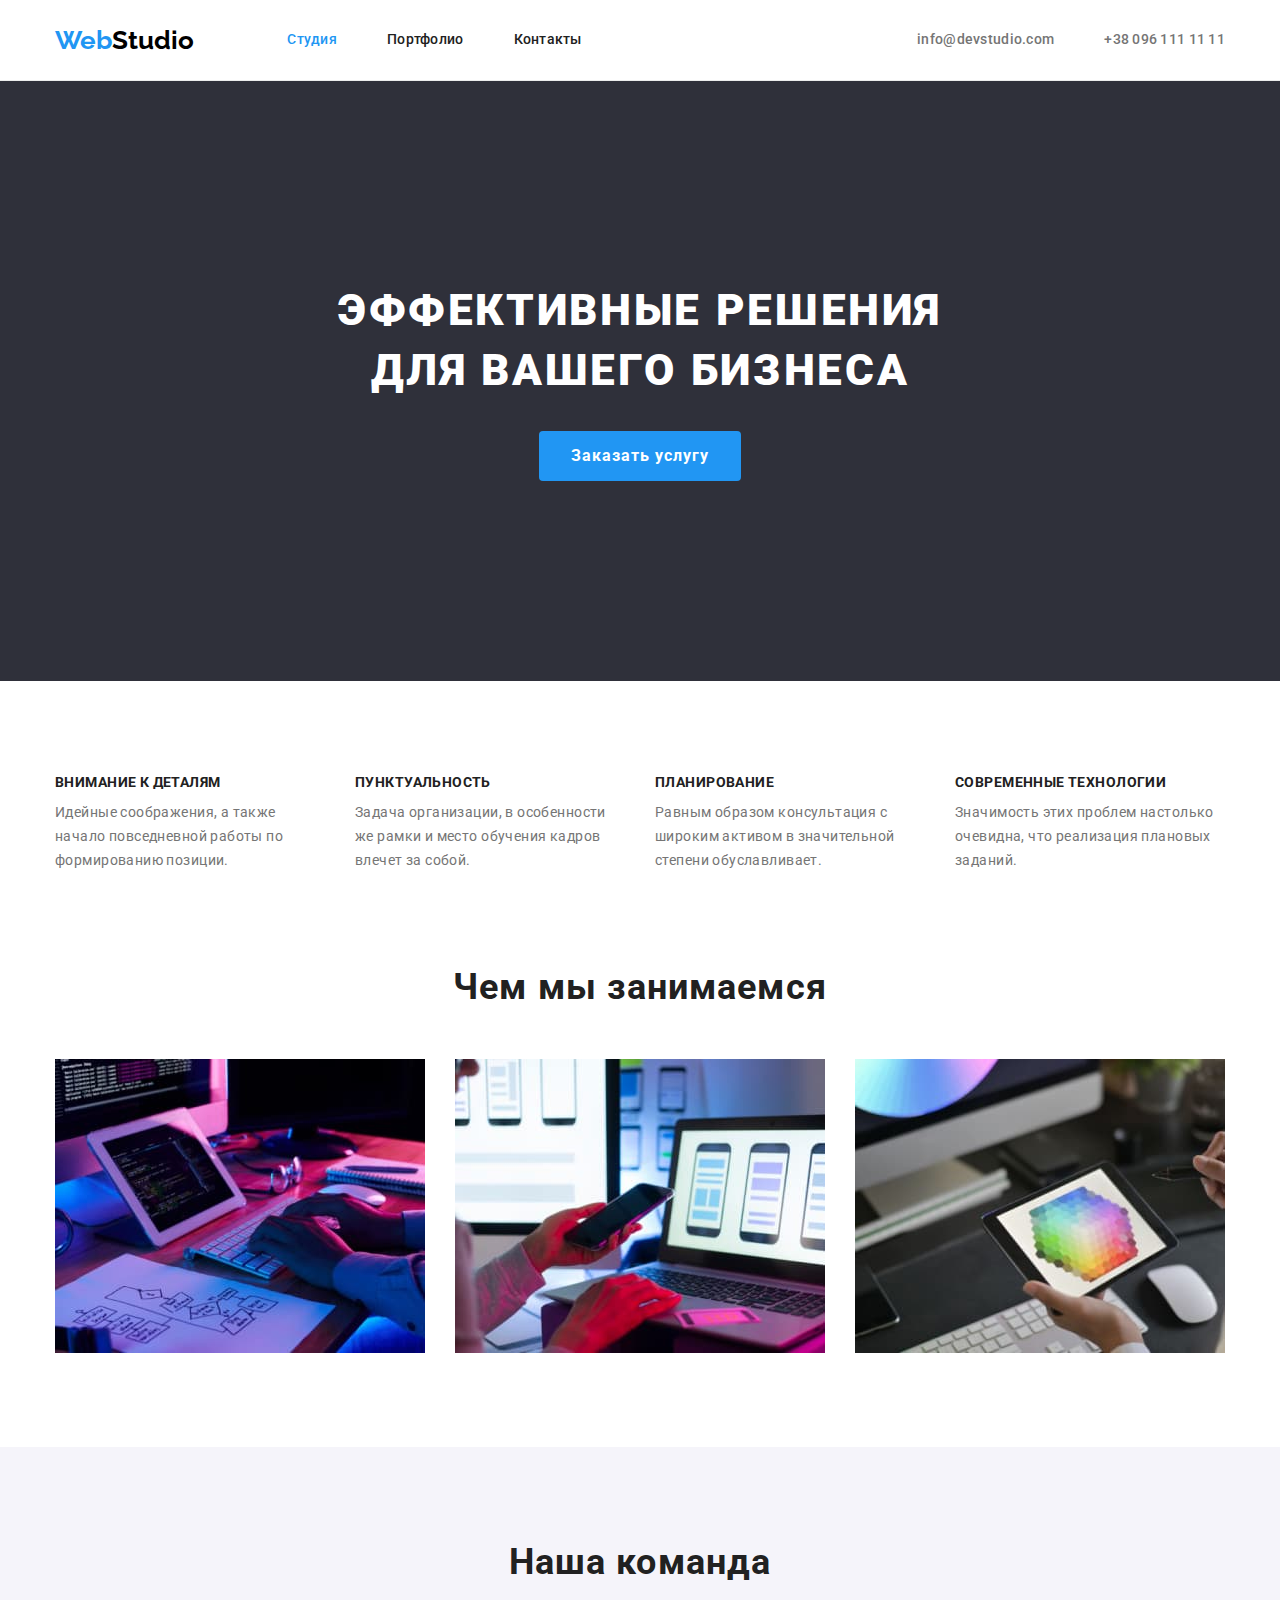
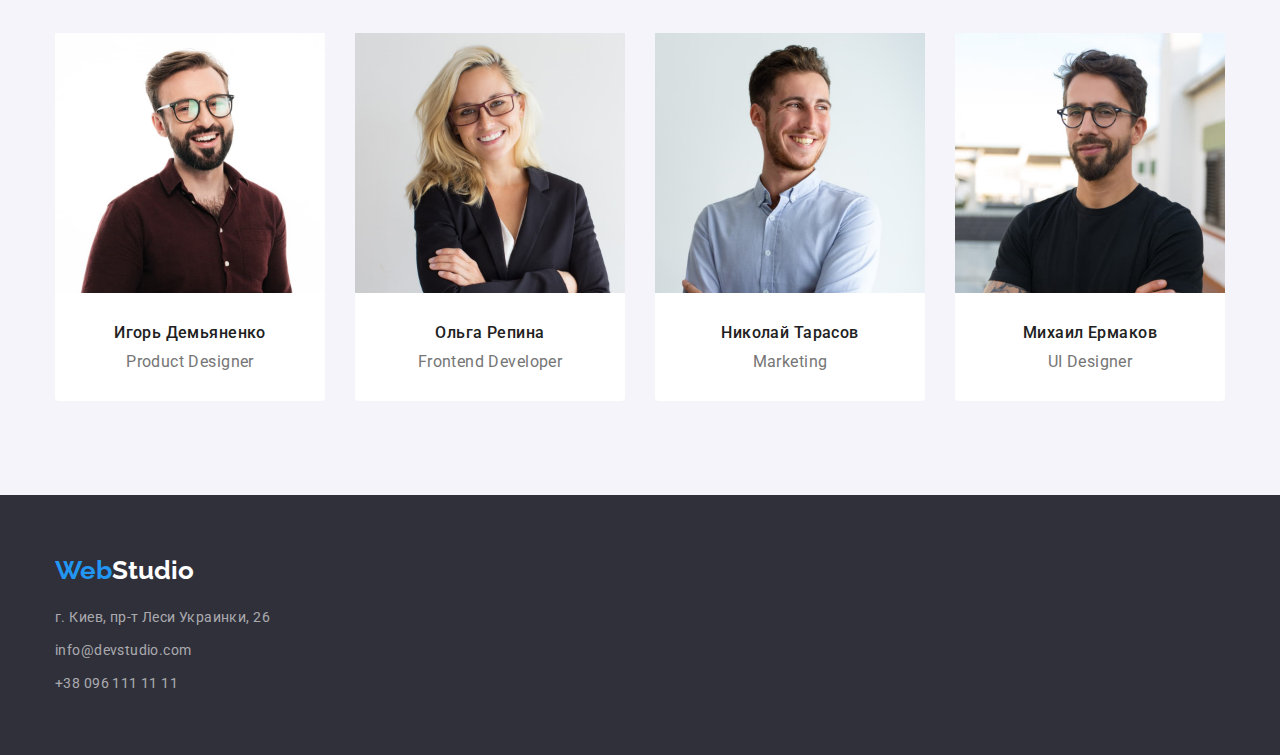
<file: index.html>
<!DOCTYPE html>
<html lang="ru">
  <head>
    <meta charset="UTF-8" />
    <meta name="viewport" content="width=device-width, initial-scale=1.0" />
    <title>Студия</title>
    <link rel="preconnect" href="https://fonts.gstatic.com" />
    <link
      href="https://fonts.googleapis.com/css2?family=Raleway:wght@700&family=Roboto:wght@400;500;700;900&display=swap"
      rel="stylesheet"
    />
    <link
      rel="stylesheet"
      href="https://cdnjs.cloudflare.com/ajax/libs/modern-normalize/1.0.0/modern-normalize.min.css"
      integrity="sha512-ISS7cAi1PEhQ8jnbJpJZMd29NlhNj4AWYyLOSp2CE/CsHxTCu+r+t0D2yoJudVrd0/8fTVPUVDzY5Tvli75u/g=="
      crossorigin="anonymous"
    />
    <link rel="stylesheet" href="./CSS/styles.css" />
  </head>
  <body>
    <header class="header">
      <div class="container container-nav">
        <nav class="main-nav">
          <a href="./" class="logo">Web<span>Studio</span></a>
          <ul class="site-nav list">
            <li class="item">
              <a href="./index.html" class="link current">Студия</a>
            </li>
            <li class="item">
              <a href="./portfolio.html" class="link">Портфолио</a>
            </li>
            <li class="item"><a href="" class="link">Контакты</a></li>
          </ul>
        </nav>
        <ul class="contact list">
          <li class="item">
            <a href="mailto:info@devstudio.com" class="link"
              >info@devstudio.com</a
            >
          </li>
          <li class="item">
            <a href="tel:380961111111" class="link">+38 096 111 11 11</a>
          </li>
        </ul>
      </div>
    </header>
    <main>
      <!-- Герой -->
      <section class="hero">
        <div class="container">
          <h1 class="hero-title">
            Эффективные решения <br />
            для вашего бизнеса
          </h1>
          <a href="" class="button">Заказать услугу</a>
        </div>
      </section>

      <!-- Преимущества -->
      <section class="section feature">
        <div class="container">
          <h2 class="visually-hidden">Наши преимущества</h2>
          <ul class="list feature-list">
            <li class="item">
              <h3 class="feature-title">Внимание к деталям</h3>
              <p class="text">
                Идейные соображения, а также начало повседневной работы по
                формированию позиции.
              </p>
            </li>
            <li class="item">
              <h3 class="feature-title">Пунктуальность</h3>
              <p class="text">
                Задача организации, в особенности же рамки и место обучения
                кадров влечет за собой.
              </p>
            </li>
            <li class="item">
              <h3 class="feature-title">Планирование</h3>
              <p class="text">
                Равным образом консультация с широким активом в значительной
                степени обуславливает.
              </p>
            </li>
            <li class="item">
              <h3 class="feature-title">Современные технологии</h3>
              <p class="text">
                Значимость этих проблем настолько очевидна, что реализация
                плановых заданий.
              </p>
            </li>
          </ul>
        </div>
      </section>

      <!-- Чем занимаемся -->
      <section class="section work">
        <div class="container">
          <h2 class="section-title">Чем мы занимаемся</h2>
          <ul class="list work-list">
            <li class="item">
              <div class="work-thumb">
                <img src="./images/imgbox1.jpg" alt="Декстопные приложения" />
              </div>
            </li>
            <li class="item">
              <div class="work-thumb">
                <img src="./images/imgbox2.jpg" alt="Мобильные приложения" />
              </div>
            </li>
            <li class="item">
              <div class="work-thumb">
                <img src="./images/imgbox3.jpg" alt="Дизайнерские решения" />
              </div>
            </li>
          </ul>
        </div>
      </section>

      <!-- Команда -->
      <section class="section team">
        <div class="container">
          <h2 class="section-title">Наша команда</h2>
          <ul class="list team-list">
            <li class="item">
              <div class="team-thumb">
                <img src="./images/team1.jpg" alt="Первый член команды" />
              </div>
              <div class="team-content">
                <h3 class="team-title">Игорь Демьяненко</h3>
                <p class="team-text">Product Designer</p>
              </div>
            </li>
            <li class="item">
              <div class="team-thumb">
                <img src="./images/team2.jpg" alt="Второй член команды" />
              </div>
              <div class="team-content">
                <h3 class="team-title">Ольга Репина</h3>
                <p class="team-text">Frontend Developer</p>
              </div>
            </li>
            <li class="item">
              <div class="team-thumb">
                <img src="./images/team3.jpg" alt="Третий член команды" />
              </div>
              <div class="team-content">
                <h3 class="team-title">Николай Тарасов</h3>
                <p class="team-text">Marketing</p>
              </div>
            </li>
            <li class="item">
              <div class="team-thumb">
                <img src="./images/team4.jpg" alt="Четвертый член команды" />
              </div>
              <div class="team-content">
                <h3 class="team-title">Михаил Ермаков</h3>
                <p class="team-text">UI Designer</p>
              </div>
            </li>
          </ul>
        </div>
      </section>
    </main>
    <footer class="footer">
      <div class="container">
        <a href="./" class="logo">Web<span class="accent-logo">Studio</span></a>
        <address>
          <ul class="list">
            <li class="item">
              <a href="" class="link">г. Киев, пр-т Леси Украинки, 26</a>
            </li>
            <li class="item">
              <a href="mailto:info@devstudio.com" class="link"
                >info@devstudio.com</a
              >
            </li>
            <li class="item">
              <a href="tel:380961111111" class="link">+38 096 111 11 11</a>
            </li>
          </ul>
        </address>
      </div>
    </footer>
  </body>
</html>
</file>
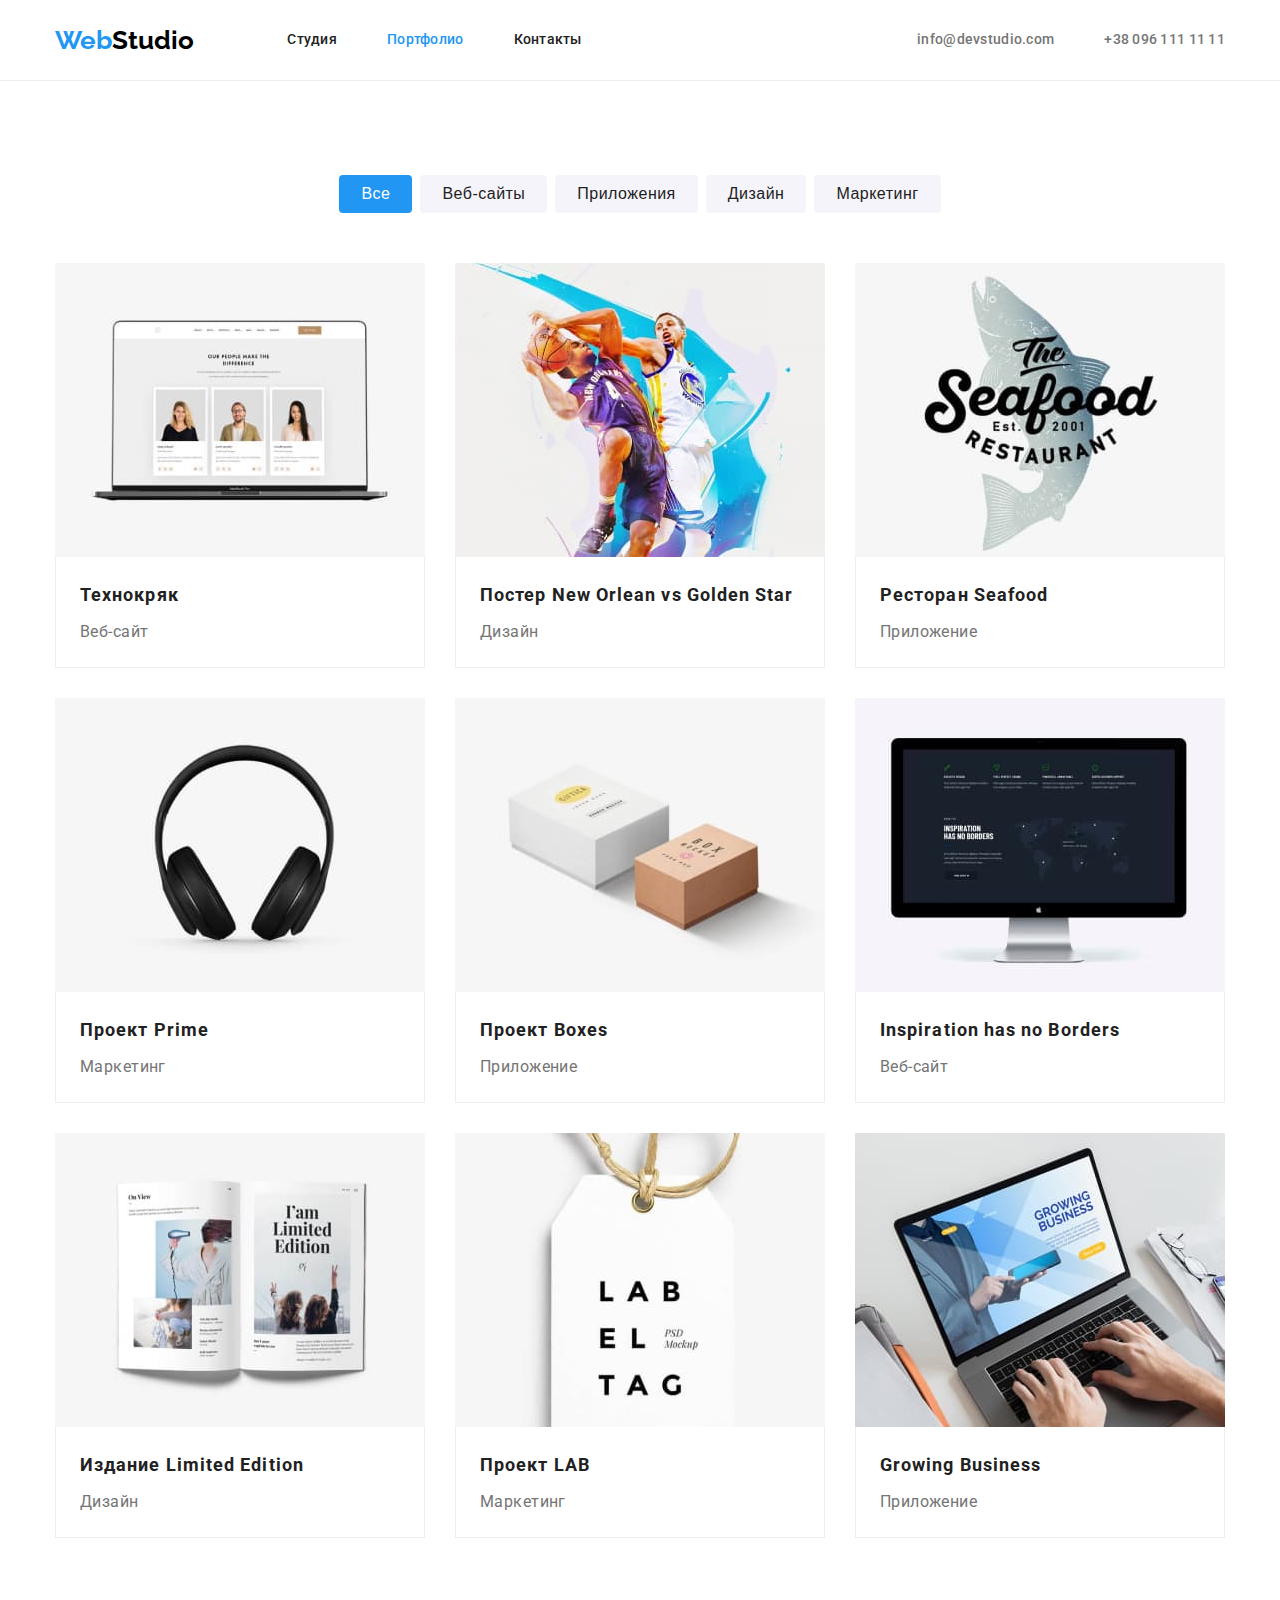
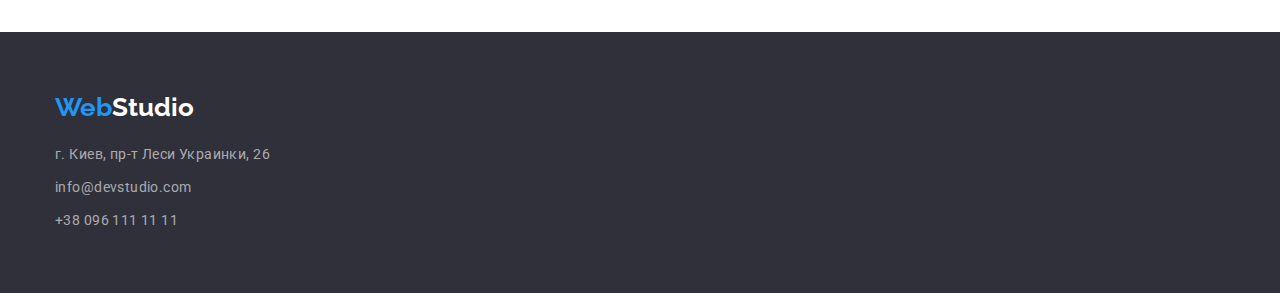
<file: portfolio.html>
<!DOCTYPE html>
<html lang="ru">
  <head>
    <meta charset="UTF-8" />
    <meta name="viewport" content="width=device-width, initial-scale=1.0" />
    <title>Портфолио</title>
    <link rel="preconnect" href="https://fonts.gstatic.com" />
    <link
      href="https://fonts.googleapis.com/css2?family=Raleway:wght@700&family=Roboto:wght@400;500;700;900&display=swap"
      rel="stylesheet"
    />
    <link
      rel="stylesheet"
      href="https://cdnjs.cloudflare.com/ajax/libs/modern-normalize/1.0.0/modern-normalize.min.css"
      integrity="sha512-ISS7cAi1PEhQ8jnbJpJZMd29NlhNj4AWYyLOSp2CE/CsHxTCu+r+t0D2yoJudVrd0/8fTVPUVDzY5Tvli75u/g=="
      crossorigin="anonymous"
    />
    <link rel="stylesheet" href="./CSS/styles.css" />
  </head>
  <body>
    <header class="header">
      <div class="container container-nav">
        <nav class="main-nav">
          <a href="./" class="logo">Web<span>Studio</span></a>
          <ul class="site-nav list">
            <li class="item">
              <a href="./index.html" class="link">Студия</a>
            </li>
            <li class="item">
              <a href="./portfolio.html" class="link current">Портфолио</a>
            </li>
            <li class="item"><a href="" class="link">Контакты</a></li>
          </ul>
        </nav>
        <ul class="contact list">
          <li class="item">
            <a href="mailto:info@devstudio.com" class="link"
              >info@devstudio.com</a
            >
          </li>
          <li class="item">
            <a href="tel:380961111111" class="link">+38 096 111 11 11</a>
          </li>
        </ul>
      </div>
    </header>
    <main>
      <section class="section">
        <div class="portfolio container">
          <h1 class="visually-hidden">Портфолио</h1>
          <ul class="list portfolio-nav">
            <li class="item"><button class="button current">Все</button></li>
            <li class="item"><button class="button">Веб-сайты</button></li>
            <li class="item"><button class="button">Приложения</button></li>
            <li class="item"><button class="button">Дизайн</button></li>
            <li class="item"><button class="button">Маркетинг</button></li>
          </ul>
          <ul class="list portfolio-card-set">
            <li class="item">
              <article class="portfolio-card">
                <div class="portfolio-card-thumb">
                  <img
                    class="portfolio-card-thumb"
                    src="./images/img_portfolio1.jpg"
                    alt="Проэкт 1"
                  />
                </div>
                <div class="portfolio-card-content">
                  <h2 class="portfolio-title">Технокряк</h2>
                  <p class="portfolio-text">Веб-сайт</p>
                </div>
              </article>
            </li>
            <li class="item">
              <article class="portfolio-card">
                <div class="portfolio-card-thumb">
                  <img src="./images/img_portfolio2.jpg" alt="Проэкт 2" />
                </div>
                <div class="portfolio-card-content">
                  <h2 class="portfolio-title">
                    Постер New Orlean vs Golden Star
                  </h2>
                  <p class="portfolio-text">Дизайн</p>
                </div>
              </article>
            </li>
            <li class="item">
              <article class="portfolio-card">
                <div class="portfolio-card-thumb">
                  <img src="./images/img_portfolio3.jpg" alt="Проэкт 3" />
                </div>
                <div class="portfolio-card-content">
                  <h2 class="portfolio-title">Ресторан Seafood</h2>
                  <p class="portfolio-text">Приложение</p>
                </div>
              </article>
            </li>
            <li class="item">
              <article class="portfolio-card">
                <div class="portfolio-card-thumb">
                  <img src="./images/img_portfolio4.jpg" alt="Проэкт 4" />
                </div>
                <div class="portfolio-card-content">
                  <h2 class="portfolio-title">Проект Prime</h2>
                  <p class="portfolio-text">Маркетинг</p>
                </div>
              </article>
            </li>
            <li class="item">
              <article class="portfolio-card">
                <div class="portfolio-card-thumb">
                  <img src="./images/img_portfolio5.jpg" alt="Проэкт 5" />
                </div>
                <div class="portfolio-card-content">
                  <h2 class="portfolio-title">Проект Boxes</h2>
                  <p class="portfolio-text">Приложение</p>
                </div>
              </article>
            </li>
            <li class="item">
              <article class="portfolio-card">
                <div class="portfolio-card-thumb">
                  <img src="./images/img_portfolio6.jpg" alt="Проэкт 6" />
                </div>
                <div class="portfolio-card-content">
                  <h2 class="portfolio-title">Inspiration has no Borders</h2>
                  <p class="portfolio-text">Веб-сайт</p>
                </div>
              </article>
            </li>
            <li class="item">
              <article class="portfolio-card">
                <div class="portfolio-card-thumb">
                  <img src="./images/img_portfolio7.jpg" alt="Проэкт 7" />
                </div>
                <div class="portfolio-card-content">
                  <h2 class="portfolio-title">Издание Limited Edition</h2>
                  <p class="portfolio-text">Дизайн</p>
                </div>
              </article>
            </li>
            <li class="item">
              <article class="portfolio-card">
                <div class="portfolio-card-thumb">
                  <img src="./images/img_portfolio8.jpg" alt="Проэкт 8" />
                </div>
                <div class="portfolio-card-content">
                  <h2 class="portfolio-title">Проект LAB</h2>
                  <p class="portfolio-text">Маркетинг</p>
                </div>
              </article>
            </li>
            <li class="item">
              <article class="portfolio-card">
                <div class="portfolio-card-thumb">
                  <img src="./images/img_portfolio9.jpg" alt="Проэкт 9" />
                </div>
                <div class="portfolio-card-content">
                  <h2 class="portfolio-title">Growing Business</h2>
                  <p class="portfolio-text">Приложение</p>
                </div>
              </article>
            </li>
          </ul>
        </div>
      </section>
    </main>
    <footer class="footer">
      <div class="container">
        <a href="./" class="logo">Web<span class="accent-logo">Studio</span></a>
        <address>
          <ul class="list">
            <li class="item">
              <a href="" class="link">г. Киев, пр-т Леси Украинки, 26</a>
            </li>
            <li class="item">
              <a href="mailto:info@devstudio.com" class="link"
                >info@devstudio.com</a
              >
            </li>
            <li class="item">
              <a href="tel:380961111111" class="link">+38 096 111 11 11</a>
            </li>
          </ul>
        </address>
      </div>
    </footer>
  </body>
</html>
</file>
<file: CSS/styles.css>
:root {
  --primary-text-color: #757575;
  --title-text-color: #212121;
  --accent-color: #2196F3;
  --primary-white-color: #ffffff;
  --secondary-background-color: #F5F4FA;
  --dark-background-color: #2F303A;
  --set-gap: 30px;
}

html {
  box-sizing: border-box;
}

*,
*::before,
*::after {
  box-sizing: inherit;
}

body {
  margin: 0;
  font-family: "Roboto", sans-serif;
  font-size: 14px;
  letter-spacing: 0.03em;
  color: var(--primary-text-color);
  background-color: #ffffff;
}

.visually-hidden {
  position: absolute;
  width: 1px;
  height: 1px;
  margin: -1px;
  border: 0;
  padding: 0;
  
  white-space: nowrap;
  clip-path: inset(100%);
  clip: rect(0 0 0 0);
  overflow: hidden;
}

img {
  display: block;
  max-width: 100%;
  height: auto;
}

.list {
  padding: 0;
  margin: 0;
  list-style: none;
}

.link {
  text-decoration: none;
  outline: none;
}

.container {
  width: 1200px;
  margin-left: auto;
  margin-right: auto;
  padding-left: 15px;
  padding-right: 15px;
}

.header {
  border-bottom: 1px #ECECEC solid;
}

.container-nav {
  display: flex;
  align-items: center;
  justify-content: space-between;
}

.main-nav {
  display: flex;
  align-items: center;
}

.logo {
  display: block;
  font-weight: 700;
  font-size: 26px;
  font-family: "Raleway", sans-serif;
  line-height: 1.19;
  letter-spacing: 0.03px;
  color: var(--accent-color);
  text-decoration: none;
  outline: none;
}

.logo span {
  color: #000000;
}

.logo .accent-logo {
  color: var(--primary-white-color);
}

.site-nav {
  display: flex;
  margin-left: 93px;
}

.site-nav .link , .contact .link{
  display: block;
  padding-top: 32px;
  padding-bottom: 32px;
  font-weight: 500;
  line-height: 1.14;
  letter-spacing: 0.02em;  
  color: var(--title-text-color);
}

.site-nav .link:hover,
.site-nav .link:focus {
  color: var(--accent-color);
}

.link.current {
  color: var(--accent-color);
}

.site-nav > .item:not(:first-child), .contact > .item:not(:first-child) {
  margin-left: 50px;
}

.contact  {
  display: flex;
}

.contact .link {
  color: #757575;
}

.contact .link:hover,
.contact .link:focus {
  color: var(--accent-color);
}

.hero {
  padding-top: 200px;
  padding-bottom: 200px;
  text-align: center;
  background-color: var(--dark-background-color);
}

.hero-title {
  margin-top: 0;
  margin-bottom: 30px;
  font-weight: 900;
  font-size: 44px;
  line-height: 1.36;
  letter-spacing: 0.06em;
  text-transform: uppercase;
  color: var(--primary-white-color)
}

.button {
  display: inline-block;
  padding: 10px 32px;
  font-weight: 700;
  font-size: 16px;
  line-height: 1.88;
  text-align: center;
  letter-spacing: 0.06em;
  text-decoration: none;
  background-color: var(--accent-color);
  color: var(--primary-white-color);
  border: 0;
  border-radius: 4px;
}

.section {
  padding: 94px 0;
}

/* .work {
  padding-bottom: 94px 0;
} */

.section-title {
  margin-top: 0;
  margin-bottom: 0;
  font-weight: 700;
  font-size: 36px;
  line-height: 1.17;
  text-align: center;
  letter-spacing: 0.03em;
  color: var(--title-text-color);
}

.section-title {
  margin-bottom: 50px;
}

.section.feature {
  padding-bottom: 0;
}

.feature-list, .work-list,  .team-list{
  display: flex;
  flex-wrap: wrap;
  margin-top: calc(-1 * var(--set-gap));
  margin-left: calc(-1 * var(--set-gap));
}

.feature-list > .item,  .work-list > .item, .team-list > .item{
  flex-basis: calc(100% / 3 - var(--set-gap));
  margin-top: var(--set-gap);
  margin-left: var(--set-gap);
}

.team-list > .item, .feature-list > .item {
  flex-basis: calc(100% / 4 - var(--set-gap));
  background-color: var(--primary-white-color);
  border-radius: 0px 0px 4px 4px;
}

.feature-title {
  margin-top: 0;
  margin-bottom: 0;  
  font-weight: 700;
  font-size: 14px;
  line-height: 1.14;
  text-transform: uppercase;
  color: var(--title-text-color);
}

.text {
  margin-top: 10px;
  margin-bottom: 0;
  line-height: 1.71;
}

.team {
  padding-top: 94px;
  padding-bottom: 94px;
  background-color: var(--secondary-background-color);
}

.team-content {
  padding-top: 30px;
  padding-bottom: 30px;
}

.team-title {
  margin-top: 0;
  margin-bottom: 0;  
  font-weight: 500;
  font-size: 16px;
  line-height: 1.19;
  text-align: center;
  color: var(--title-text-color);
}

.team-text {
  margin-top: 10px;
  margin-bottom: 0;
  font-size: 16px;
  line-height: 1.19;
  text-align: center;
}

.footer {
  padding-top: 60px;
  padding-bottom: 60px;
  background-color: var(--dark-background-color);
}

.footer .logo {
  margin-bottom: 20px;
}

.footer .link{
  font-style: normal;
  text-decoration: none;
  line-height: 1.71;
  color: rgba(255, 255, 255, 0.6);
}

.footer .link:hover,
.footer .link:focus {
  color: var(--primary-white-color);
}

.footer .item:not(:first-child) {
  margin-top: 9px;
}

/*  portfolio */

.portfolio-nav > .item:not(:first-child) {
  margin-left: 8px;
}

.portfolio .button {
  padding: 6px 22px;
  font-weight: 500;
  font-size: 16px;
  line-height: 1.63;
  letter-spacing: 0.03em;
  color: var(--title-text-color);
  background-color: var(--secondary-background-color);
}

.portfolio .button:hover,
.portfolio .button:focus,
.portfolio .button.current{
  background-color: var(--accent-color);
  color: var(--primary-white-color)
}

.portfolio-nav {
  display: flex;
  justify-content: center;
  margin-bottom: 50px;
}

/* .portfolio-card {
  border: 1px #eeeeee solid;
} */

.portfolio-card-set {
  display: flex;
  flex-wrap: wrap;
  margin-left: calc(-1 * var(--set-gap));
  margin-top: calc(-1 * var(--set-gap));
}

.portfolio-card-set > .item {
  flex-basis: calc(100% / 3 - var(--set-gap));
  margin-left: var(--set-gap);
  margin-top: var(--set-gap);
}

.portfolio-card-content {
  padding: 20px 24px 20px 24px;
  border-left: 1px #eeeeee solid;
  border-right: 1px #eeeeee solid;
  border-bottom: 1px #eeeeee solid;
}

.portfolio-title {
  margin: 0 0 4px 0;
  font-weight: 700;
  font-size: 18px;
  line-height: 2;
  letter-spacing: 0.06em;
  color: var(--title-text-color);
}

.portfolio-text {
  margin: 0;
  font-size: 16px;
  line-height: 1.88;
  color: var(--primary-text-color);
}

.portfolio-specification {
  font-size: 18px;
  line-height: 1.56;
  color: var(--primary-white-color);
}
</file>
